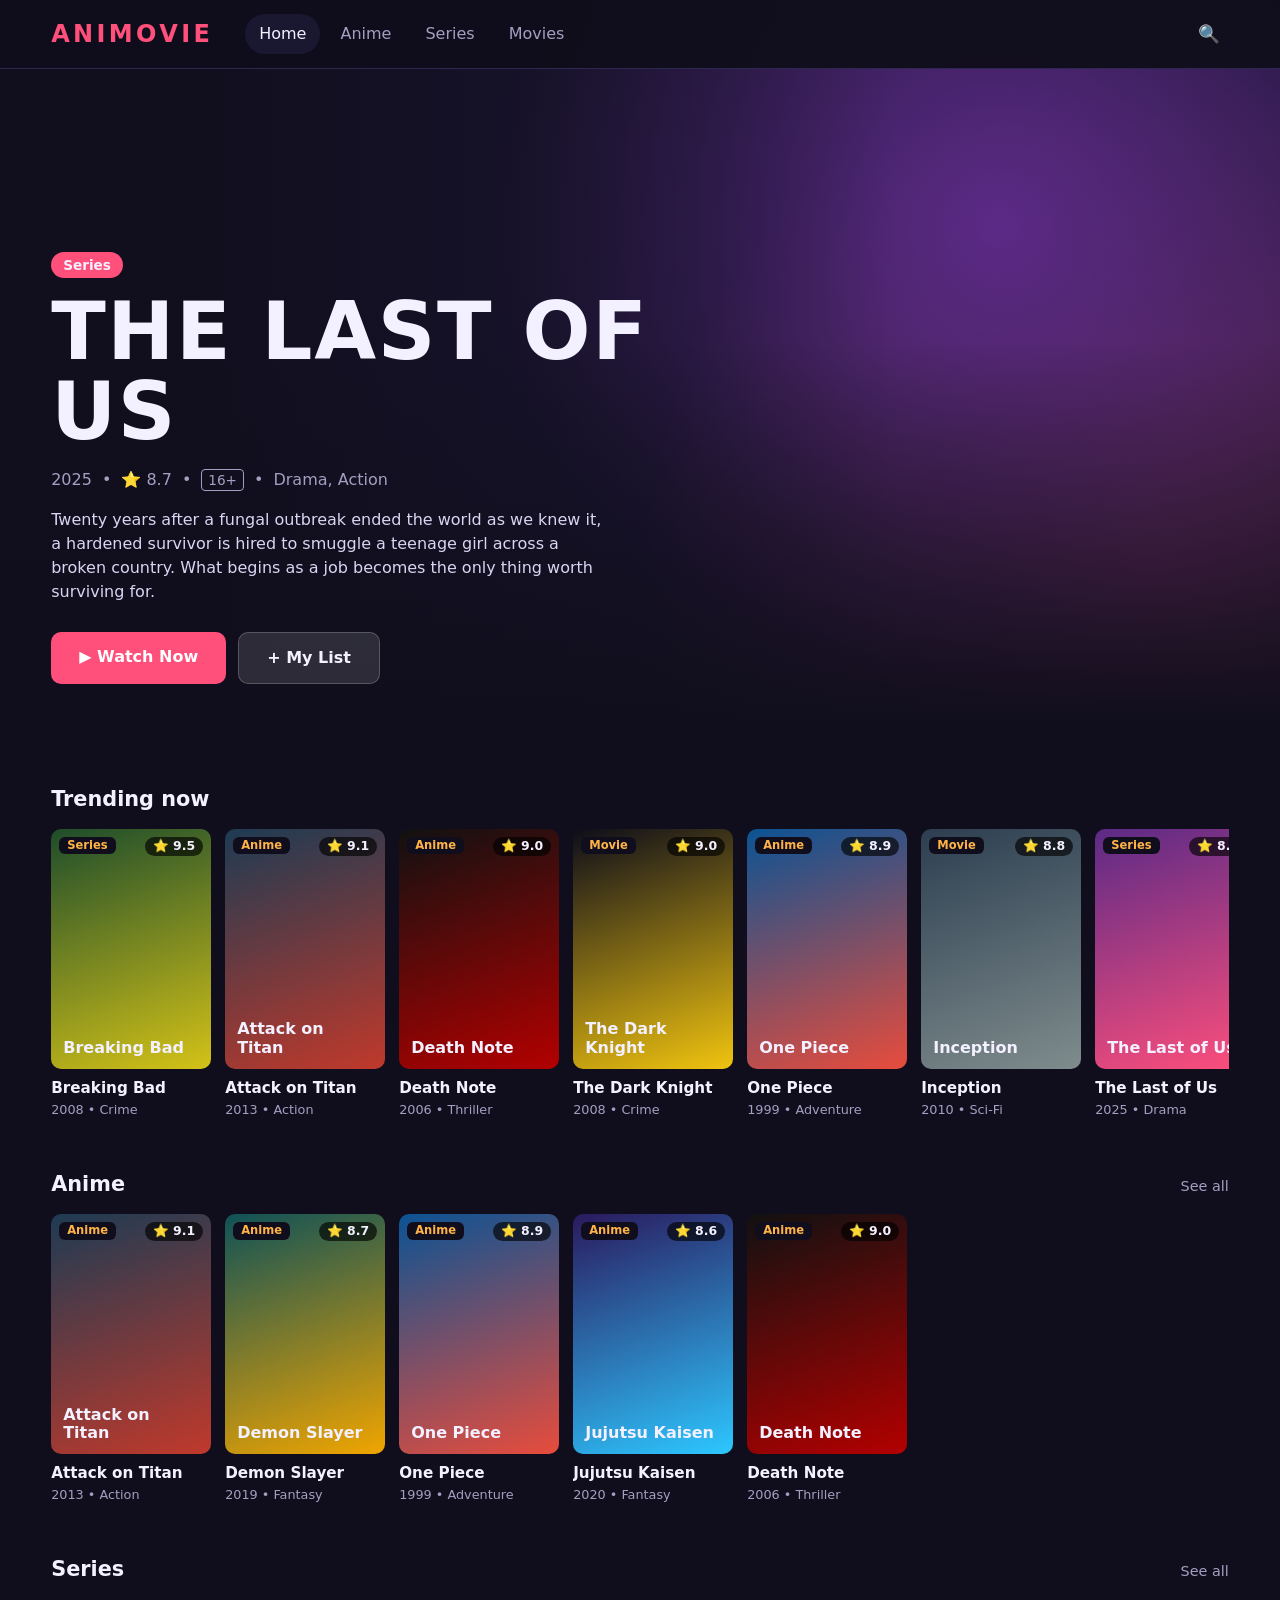
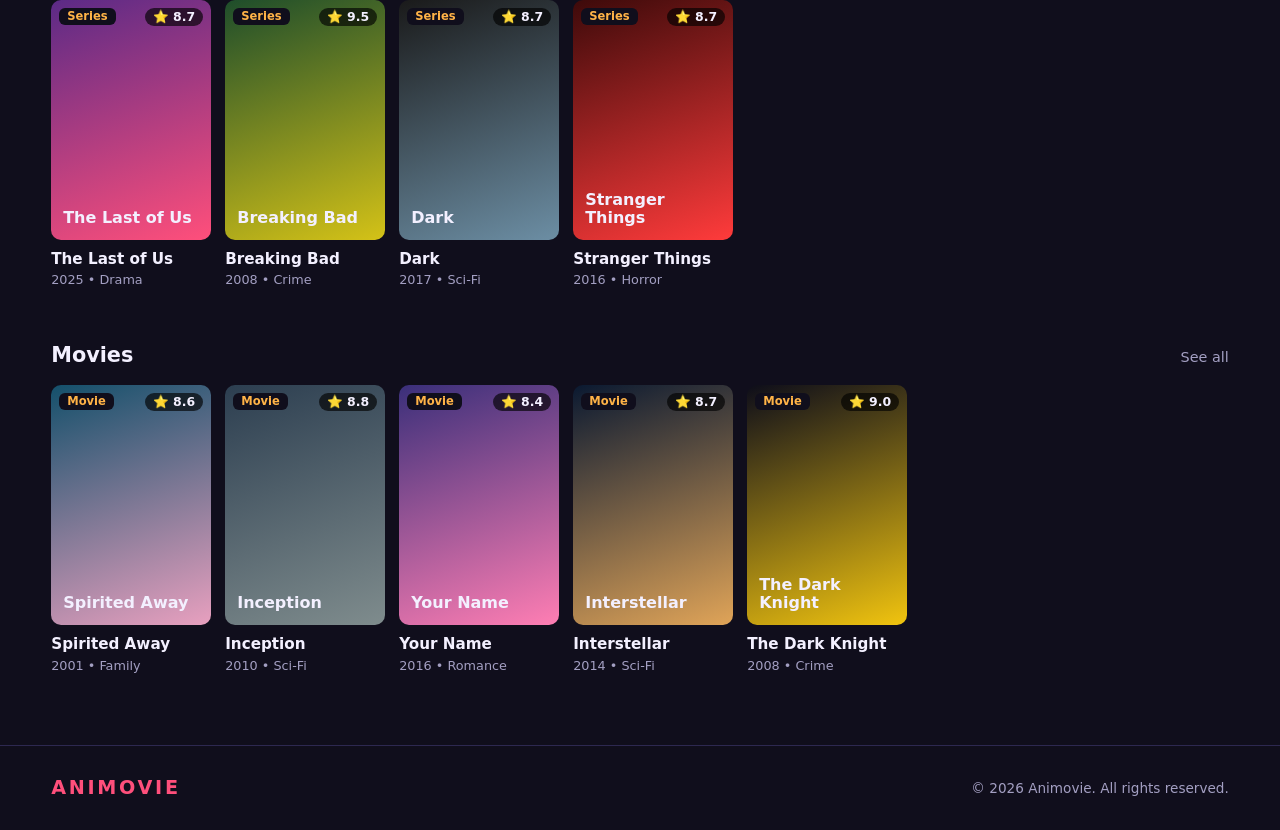
<file: index.html>
<!DOCTYPE html>
<html lang="en">
<head>
    <meta charset="UTF-8">
    <meta name="viewport" content="width=device-width, initial-scale=1.0">
    <link rel="stylesheet" href="style.css">
    <title>Home | Animovie</title>
</head>
<body>
<header class="header">
    <a href="index.html" class="logo">ANIMOVIE</a>
    <input type="checkbox" id="menu-toggle" class="menu-toggle">
    <label for="menu-toggle" class="menu-btn" aria-label="Menu">&#9776;</label>
    <nav class="nav" aria-label="Main"><a href="index.html" class=active>Home</a><a href="anime.html">Anime</a><a href="series.html">Series</a><a href="movies.html">Movies</a></nav>
    <div class="header-icons">
        <a href="search.html" aria-label="Search">&#128269;</a>
    </div>
</header>
<main>
<section class="hero">
    <div class="hero-content">
        <p class="hero-category">Series</p>
        <h1>THE LAST OF US</h1>
        <div class="hero-info">
            <span>2025</span><span>&#8226;</span><span>&#11088; 8.7</span><span>&#8226;</span><span class="age">16+</span><span>&#8226;</span><span>Drama, Action</span>
        </div>
        <p class="description">Twenty years after a fungal outbreak ended the world as we knew it, a hardened survivor is hired to smuggle a teenage girl across a broken country. What begins as a job becomes the only thing worth surviving for.</p>
        <div class="hero-buttons">
            <a href="#" class="watch-btn">&#9654; Watch Now</a>
            <a href="#" class="list-btn">+ My List</a>
        </div>
    </div>
</section><section class="row-section"><div class="row-head"><h2>Trending now</h2></div><div class="row"><a class="card" href="#"><div class="poster" style="background:linear-gradient(160deg,#1e4d2b,#d4c217)"><span class="type">Series</span><span class="rating">&#11088; 9.5</span>Breaking Bad</div><h3>Breaking Bad</h3><p>2008 &bull; Crime</p></a><a class="card" href="#"><div class="poster" style="background:linear-gradient(160deg,#1d3b53,#c0392b)"><span class="type">Anime</span><span class="rating">&#11088; 9.1</span>Attack on Titan</div><h3>Attack on Titan</h3><p>2013 &bull; Action</p></a><a class="card" href="#"><div class="poster" style="background:linear-gradient(160deg,#111,#b30000)"><span class="type">Anime</span><span class="rating">&#11088; 9.0</span>Death Note</div><h3>Death Note</h3><p>2006 &bull; Thriller</p></a><a class="card" href="#"><div class="poster" style="background:linear-gradient(160deg,#0d0d1a,#f1c40f)"><span class="type">Movie</span><span class="rating">&#11088; 9.0</span>The Dark Knight</div><h3>The Dark Knight</h3><p>2008 &bull; Crime</p></a><a class="card" href="#"><div class="poster" style="background:linear-gradient(160deg,#0b5394,#e74c3c)"><span class="type">Anime</span><span class="rating">&#11088; 8.9</span>One Piece</div><h3>One Piece</h3><p>1999 &bull; Adventure</p></a><a class="card" href="#"><div class="poster" style="background:linear-gradient(160deg,#2c3e50,#7f8c8d)"><span class="type">Movie</span><span class="rating">&#11088; 8.8</span>Inception</div><h3>Inception</h3><p>2010 &bull; Sci-Fi</p></a><a class="card" href="#"><div class="poster" style="background:linear-gradient(160deg,#5b2a86,#ff4f7b)"><span class="type">Series</span><span class="rating">&#11088; 8.7</span>The Last of Us</div><h3>The Last of Us</h3><p>2025 &bull; Drama</p></a><a class="card" href="#"><div class="poster" style="background:linear-gradient(160deg,#0f5257,#f0a500)"><span class="type">Anime</span><span class="rating">&#11088; 8.7</span>Demon Slayer</div><h3>Demon Slayer</h3><p>2019 &bull; Fantasy</p></a><a class="card" href="#"><div class="poster" style="background:linear-gradient(160deg,#1a1a1a,#6c8ea4)"><span class="type">Series</span><span class="rating">&#11088; 8.7</span>Dark</div><h3>Dark</h3><p>2017 &bull; Sci-Fi</p></a><a class="card" href="#"><div class="poster" style="background:linear-gradient(160deg,#3d0a0a,#ff3b3b)"><span class="type">Series</span><span class="rating">&#11088; 8.7</span>Stranger Things</div><h3>Stranger Things</h3><p>2016 &bull; Horror</p></a><a class="card" href="#"><div class="poster" style="background:linear-gradient(160deg,#0a1931,#e0a458)"><span class="type">Movie</span><span class="rating">&#11088; 8.7</span>Interstellar</div><h3>Interstellar</h3><p>2014 &bull; Sci-Fi</p></a><a class="card" href="#"><div class="poster" style="background:linear-gradient(160deg,#14506b,#e8a0bf)"><span class="type">Movie</span><span class="rating">&#11088; 8.6</span>Spirited Away</div><h3>Spirited Away</h3><p>2001 &bull; Family</p></a><a class="card" href="#"><div class="poster" style="background:linear-gradient(160deg,#2a1a5e,#2dc7ff)"><span class="type">Anime</span><span class="rating">&#11088; 8.6</span>Jujutsu Kaisen</div><h3>Jujutsu Kaisen</h3><p>2020 &bull; Fantasy</p></a><a class="card" href="#"><div class="poster" style="background:linear-gradient(160deg,#3a2f7a,#ff7eb3)"><span class="type">Movie</span><span class="rating">&#11088; 8.4</span>Your Name</div><h3>Your Name</h3><p>2016 &bull; Romance</p></a></div></section><section class="row-section"><div class="row-head"><h2>Anime</h2><a href="anime.html">See all</a></div><div class="row"><a class="card" href="#"><div class="poster" style="background:linear-gradient(160deg,#1d3b53,#c0392b)"><span class="type">Anime</span><span class="rating">&#11088; 9.1</span>Attack on Titan</div><h3>Attack on Titan</h3><p>2013 &bull; Action</p></a><a class="card" href="#"><div class="poster" style="background:linear-gradient(160deg,#0f5257,#f0a500)"><span class="type">Anime</span><span class="rating">&#11088; 8.7</span>Demon Slayer</div><h3>Demon Slayer</h3><p>2019 &bull; Fantasy</p></a><a class="card" href="#"><div class="poster" style="background:linear-gradient(160deg,#0b5394,#e74c3c)"><span class="type">Anime</span><span class="rating">&#11088; 8.9</span>One Piece</div><h3>One Piece</h3><p>1999 &bull; Adventure</p></a><a class="card" href="#"><div class="poster" style="background:linear-gradient(160deg,#2a1a5e,#2dc7ff)"><span class="type">Anime</span><span class="rating">&#11088; 8.6</span>Jujutsu Kaisen</div><h3>Jujutsu Kaisen</h3><p>2020 &bull; Fantasy</p></a><a class="card" href="#"><div class="poster" style="background:linear-gradient(160deg,#111,#b30000)"><span class="type">Anime</span><span class="rating">&#11088; 9.0</span>Death Note</div><h3>Death Note</h3><p>2006 &bull; Thriller</p></a></div></section><section class="row-section"><div class="row-head"><h2>Series</h2><a href="series.html">See all</a></div><div class="row"><a class="card" href="#"><div class="poster" style="background:linear-gradient(160deg,#5b2a86,#ff4f7b)"><span class="type">Series</span><span class="rating">&#11088; 8.7</span>The Last of Us</div><h3>The Last of Us</h3><p>2025 &bull; Drama</p></a><a class="card" href="#"><div class="poster" style="background:linear-gradient(160deg,#1e4d2b,#d4c217)"><span class="type">Series</span><span class="rating">&#11088; 9.5</span>Breaking Bad</div><h3>Breaking Bad</h3><p>2008 &bull; Crime</p></a><a class="card" href="#"><div class="poster" style="background:linear-gradient(160deg,#1a1a1a,#6c8ea4)"><span class="type">Series</span><span class="rating">&#11088; 8.7</span>Dark</div><h3>Dark</h3><p>2017 &bull; Sci-Fi</p></a><a class="card" href="#"><div class="poster" style="background:linear-gradient(160deg,#3d0a0a,#ff3b3b)"><span class="type">Series</span><span class="rating">&#11088; 8.7</span>Stranger Things</div><h3>Stranger Things</h3><p>2016 &bull; Horror</p></a></div></section><section class="row-section"><div class="row-head"><h2>Movies</h2><a href="movies.html">See all</a></div><div class="row"><a class="card" href="#"><div class="poster" style="background:linear-gradient(160deg,#14506b,#e8a0bf)"><span class="type">Movie</span><span class="rating">&#11088; 8.6</span>Spirited Away</div><h3>Spirited Away</h3><p>2001 &bull; Family</p></a><a class="card" href="#"><div class="poster" style="background:linear-gradient(160deg,#2c3e50,#7f8c8d)"><span class="type">Movie</span><span class="rating">&#11088; 8.8</span>Inception</div><h3>Inception</h3><p>2010 &bull; Sci-Fi</p></a><a class="card" href="#"><div class="poster" style="background:linear-gradient(160deg,#3a2f7a,#ff7eb3)"><span class="type">Movie</span><span class="rating">&#11088; 8.4</span>Your Name</div><h3>Your Name</h3><p>2016 &bull; Romance</p></a><a class="card" href="#"><div class="poster" style="background:linear-gradient(160deg,#0a1931,#e0a458)"><span class="type">Movie</span><span class="rating">&#11088; 8.7</span>Interstellar</div><h3>Interstellar</h3><p>2014 &bull; Sci-Fi</p></a><a class="card" href="#"><div class="poster" style="background:linear-gradient(160deg,#0d0d1a,#f1c40f)"><span class="type">Movie</span><span class="rating">&#11088; 9.0</span>The Dark Knight</div><h3>The Dark Knight</h3><p>2008 &bull; Crime</p></a></div></section>
</main>
<footer class="footer">
    <a href="index.html" class="logo">ANIMOVIE</a>
    <p>&copy; 2026 Animovie. All rights reserved.</p>
</footer>
</body>
</html>
</file>
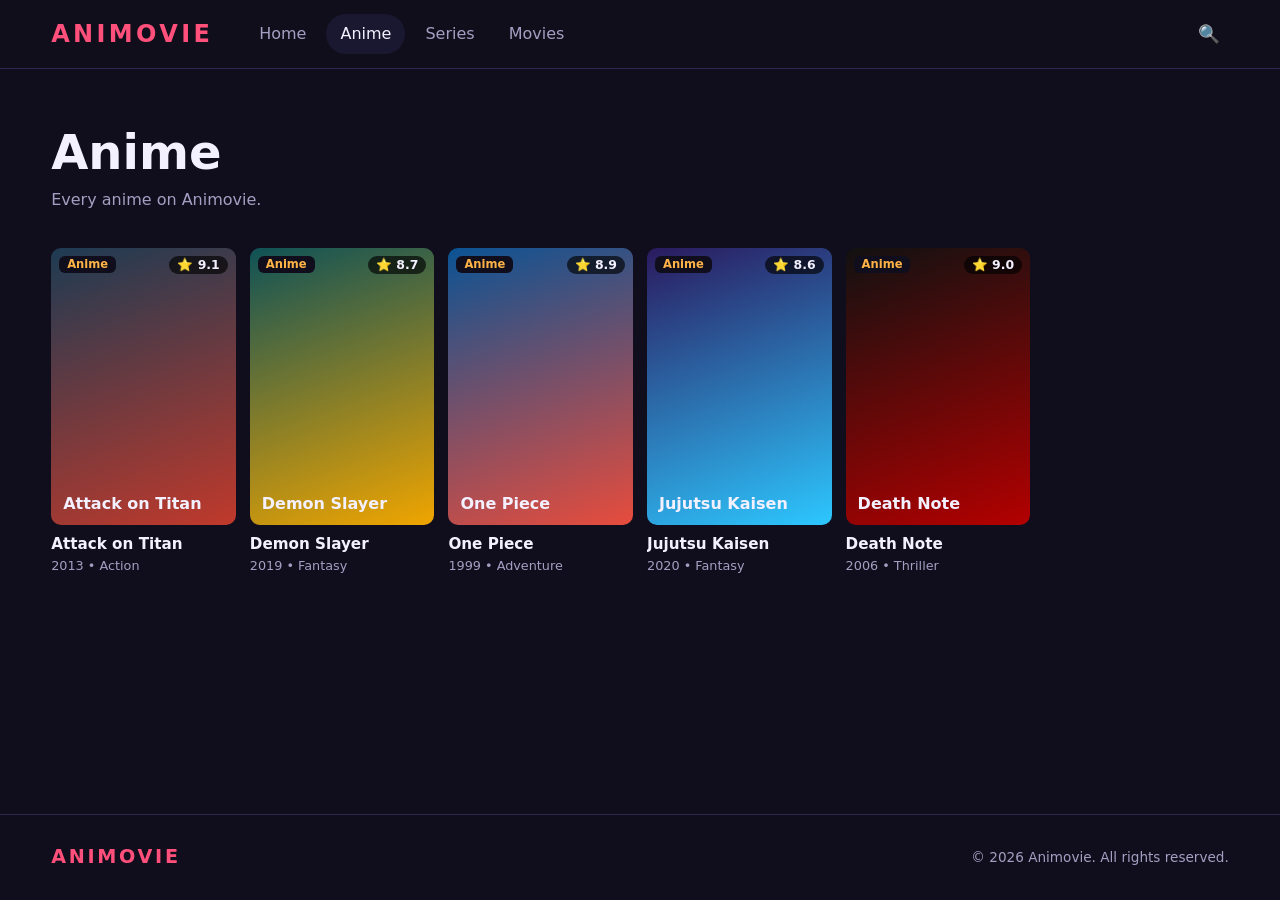
<file: Anime.html>
<!DOCTYPE html>
<html lang="en">
<head>
    <meta charset="UTF-8">
    <meta name="viewport" content="width=device-width, initial-scale=1.0">
    <link rel="stylesheet" href="style.css">
    <title>Anime | Animovie</title>
</head>
<body>
<header class="header">
    <a href="index.html" class="logo">ANIMOVIE</a>
    <input type="checkbox" id="menu-toggle" class="menu-toggle">
    <label for="menu-toggle" class="menu-btn" aria-label="Menu">&#9776;</label>
    <nav class="nav" aria-label="Main"><a href="index.html">Home</a><a href="anime.html" class=active>Anime</a><a href="series.html">Series</a><a href="movies.html">Movies</a></nav>
    <div class="header-icons">
        <a href="search.html" aria-label="Search">&#128269;</a>
    </div>
</header>
<main>
<section class="page-head"><h1>Anime</h1><p>Every anime on Animovie.</p></section><section class="row-section"><div class="grid"><a class="card" href="#"><div class="poster" style="background:linear-gradient(160deg,#1d3b53,#c0392b)"><span class="type">Anime</span><span class="rating">&#11088; 9.1</span>Attack on Titan</div><h3>Attack on Titan</h3><p>2013 &bull; Action</p></a><a class="card" href="#"><div class="poster" style="background:linear-gradient(160deg,#0f5257,#f0a500)"><span class="type">Anime</span><span class="rating">&#11088; 8.7</span>Demon Slayer</div><h3>Demon Slayer</h3><p>2019 &bull; Fantasy</p></a><a class="card" href="#"><div class="poster" style="background:linear-gradient(160deg,#0b5394,#e74c3c)"><span class="type">Anime</span><span class="rating">&#11088; 8.9</span>One Piece</div><h3>One Piece</h3><p>1999 &bull; Adventure</p></a><a class="card" href="#"><div class="poster" style="background:linear-gradient(160deg,#2a1a5e,#2dc7ff)"><span class="type">Anime</span><span class="rating">&#11088; 8.6</span>Jujutsu Kaisen</div><h3>Jujutsu Kaisen</h3><p>2020 &bull; Fantasy</p></a><a class="card" href="#"><div class="poster" style="background:linear-gradient(160deg,#111,#b30000)"><span class="type">Anime</span><span class="rating">&#11088; 9.0</span>Death Note</div><h3>Death Note</h3><p>2006 &bull; Thriller</p></a></div></section>
</main>
<footer class="footer">
    <a href="index.html" class="logo">ANIMOVIE</a>
    <p>&copy; 2026 Animovie. All rights reserved.</p>
</footer>
</body>
</html>
</file>
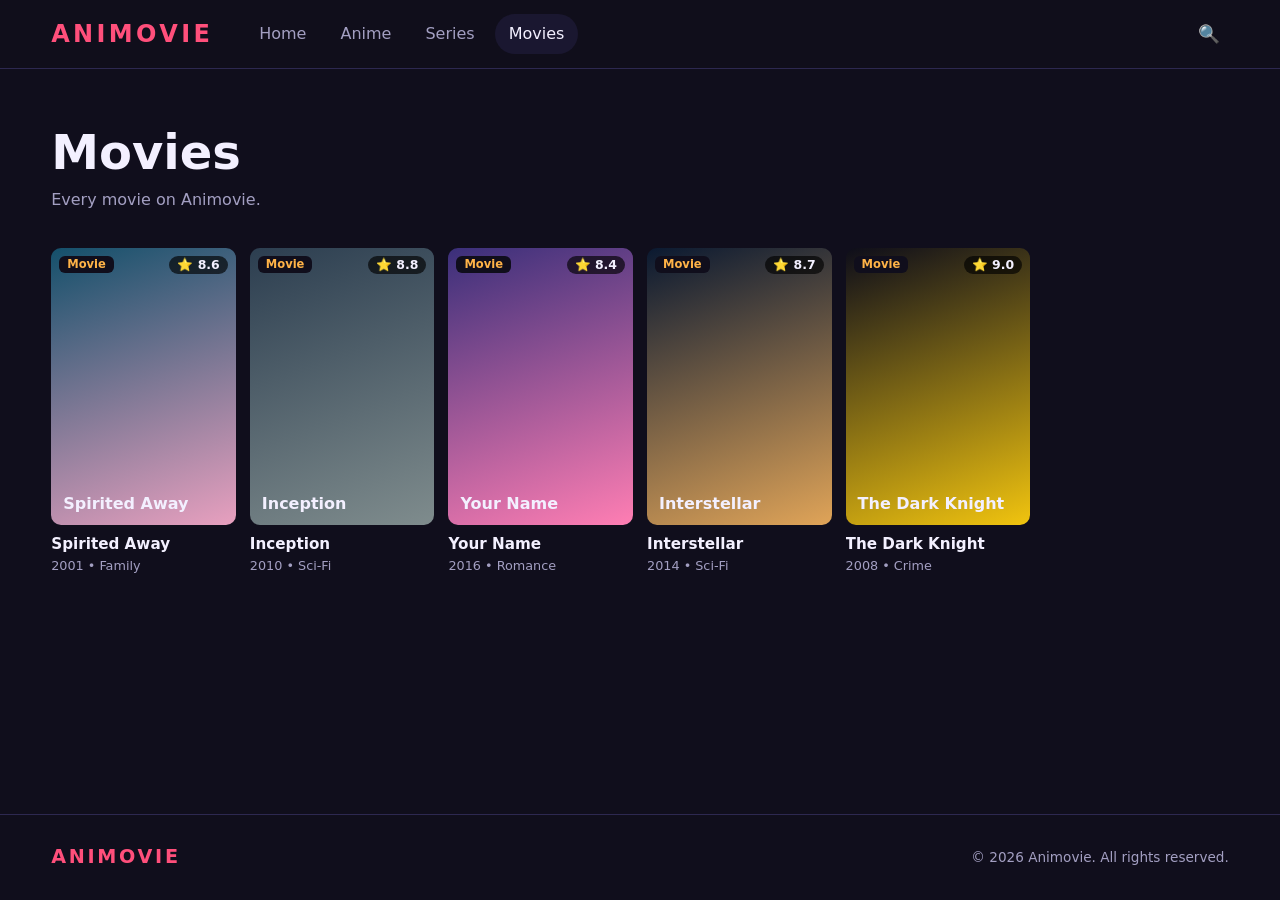
<file: Movies.html>
<!DOCTYPE html>
<html lang="en">
<head>
    <meta charset="UTF-8">
    <meta name="viewport" content="width=device-width, initial-scale=1.0">
    <link rel="stylesheet" href="style.css">
    <title>Movies | Animovie</title>
</head>
<body>
<header class="header">
    <a href="index.html" class="logo">ANIMOVIE</a>
    <input type="checkbox" id="menu-toggle" class="menu-toggle">
    <label for="menu-toggle" class="menu-btn" aria-label="Menu">&#9776;</label>
    <nav class="nav" aria-label="Main"><a href="index.html">Home</a><a href="anime.html">Anime</a><a href="series.html">Series</a><a href="movies.html" class=active>Movies</a></nav>
    <div class="header-icons">
        <a href="search.html" aria-label="Search">&#128269;</a>
    </div>
</header>
<main>
<section class="page-head"><h1>Movies</h1><p>Every movie on Animovie.</p></section><section class="row-section"><div class="grid"><a class="card" href="#"><div class="poster" style="background:linear-gradient(160deg,#14506b,#e8a0bf)"><span class="type">Movie</span><span class="rating">&#11088; 8.6</span>Spirited Away</div><h3>Spirited Away</h3><p>2001 &bull; Family</p></a><a class="card" href="#"><div class="poster" style="background:linear-gradient(160deg,#2c3e50,#7f8c8d)"><span class="type">Movie</span><span class="rating">&#11088; 8.8</span>Inception</div><h3>Inception</h3><p>2010 &bull; Sci-Fi</p></a><a class="card" href="#"><div class="poster" style="background:linear-gradient(160deg,#3a2f7a,#ff7eb3)"><span class="type">Movie</span><span class="rating">&#11088; 8.4</span>Your Name</div><h3>Your Name</h3><p>2016 &bull; Romance</p></a><a class="card" href="#"><div class="poster" style="background:linear-gradient(160deg,#0a1931,#e0a458)"><span class="type">Movie</span><span class="rating">&#11088; 8.7</span>Interstellar</div><h3>Interstellar</h3><p>2014 &bull; Sci-Fi</p></a><a class="card" href="#"><div class="poster" style="background:linear-gradient(160deg,#0d0d1a,#f1c40f)"><span class="type">Movie</span><span class="rating">&#11088; 9.0</span>The Dark Knight</div><h3>The Dark Knight</h3><p>2008 &bull; Crime</p></a></div></section>
</main>
<footer class="footer">
    <a href="index.html" class="logo">ANIMOVIE</a>
    <p>&copy; 2026 Animovie. All rights reserved.</p>
</footer>
</body>
</html>
</file>
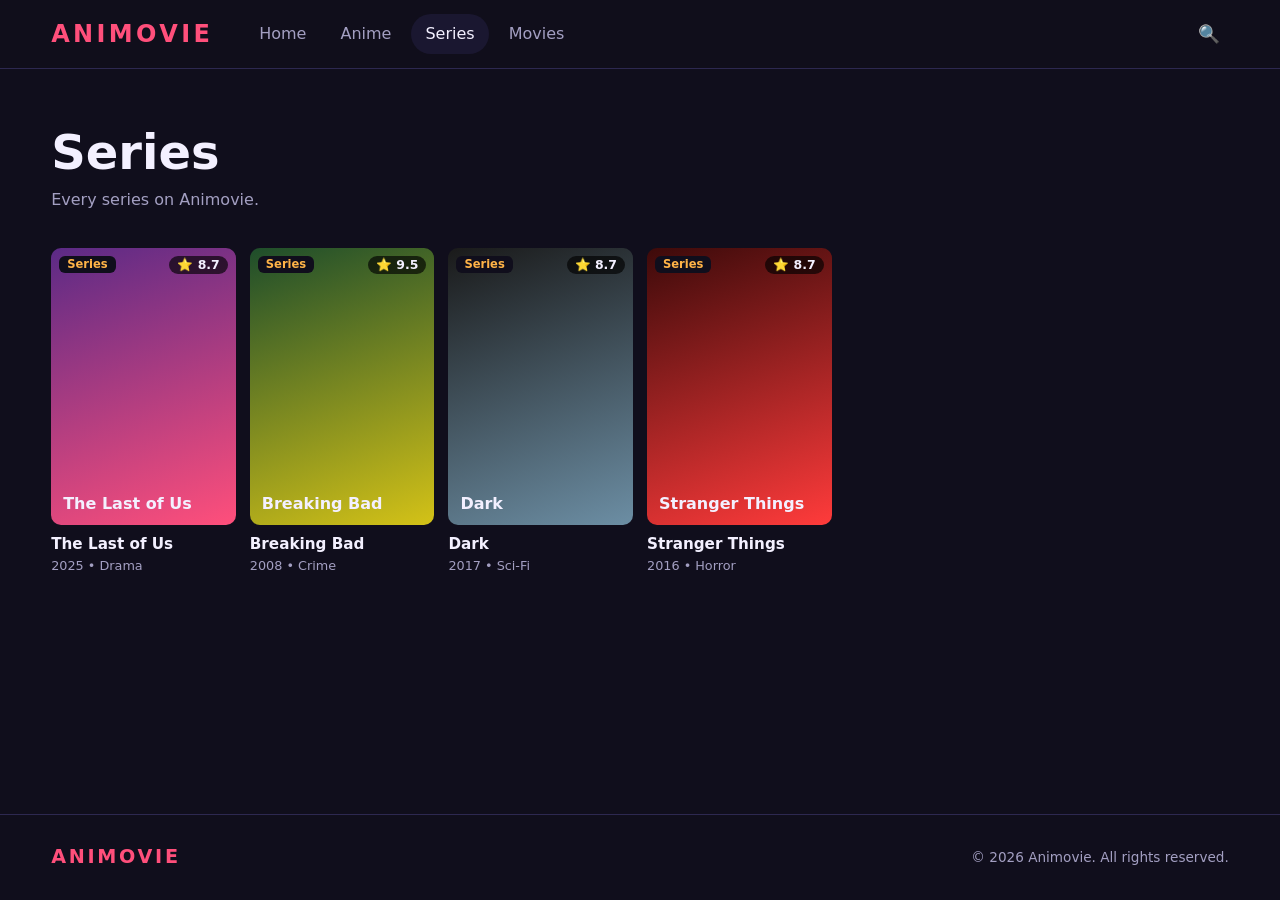
<file: Series.html>
<!DOCTYPE html>
<html lang="en">
<head>
    <meta charset="UTF-8">
    <meta name="viewport" content="width=device-width, initial-scale=1.0">
    <link rel="stylesheet" href="style.css">
    <title>Series | Animovie</title>
</head>
<body>
<header class="header">
    <a href="index.html" class="logo">ANIMOVIE</a>
    <input type="checkbox" id="menu-toggle" class="menu-toggle">
    <label for="menu-toggle" class="menu-btn" aria-label="Menu">&#9776;</label>
    <nav class="nav" aria-label="Main"><a href="index.html">Home</a><a href="anime.html">Anime</a><a href="series.html" class=active>Series</a><a href="movies.html">Movies</a></nav>
    <div class="header-icons">
        <a href="search.html" aria-label="Search">&#128269;</a>
    </div>
</header>
<main>
<section class="page-head"><h1>Series</h1><p>Every series on Animovie.</p></section><section class="row-section"><div class="grid"><a class="card" href="#"><div class="poster" style="background:linear-gradient(160deg,#5b2a86,#ff4f7b)"><span class="type">Series</span><span class="rating">&#11088; 8.7</span>The Last of Us</div><h3>The Last of Us</h3><p>2025 &bull; Drama</p></a><a class="card" href="#"><div class="poster" style="background:linear-gradient(160deg,#1e4d2b,#d4c217)"><span class="type">Series</span><span class="rating">&#11088; 9.5</span>Breaking Bad</div><h3>Breaking Bad</h3><p>2008 &bull; Crime</p></a><a class="card" href="#"><div class="poster" style="background:linear-gradient(160deg,#1a1a1a,#6c8ea4)"><span class="type">Series</span><span class="rating">&#11088; 8.7</span>Dark</div><h3>Dark</h3><p>2017 &bull; Sci-Fi</p></a><a class="card" href="#"><div class="poster" style="background:linear-gradient(160deg,#3d0a0a,#ff3b3b)"><span class="type">Series</span><span class="rating">&#11088; 8.7</span>Stranger Things</div><h3>Stranger Things</h3><p>2016 &bull; Horror</p></a></div></section>
</main>
<footer class="footer">
    <a href="index.html" class="logo">ANIMOVIE</a>
    <p>&copy; 2026 Animovie. All rights reserved.</p>
</footer>
</body>
</html>
</file>
<file: style.css>
:root{--bg:#100e1c;--surface:#1a1730;--line:#2d2850;--text:#f3f0ff;--muted:#a39fc2;--accent:#ff4f7b;--accent-2:#ffb347;--radius:10px;--pad:clamp(16px,4vw,56px);--header-h:68px}
*{box-sizing:border-box;margin:0;padding:0}
html{scroll-behavior:smooth}
body{background:var(--bg);color:var(--text);font-family:"Segoe UI",system-ui,-apple-system,Roboto,sans-serif;line-height:1.5;min-height:100vh;display:flex;flex-direction:column}
main{flex:1}
a{color:inherit;text-decoration:none}
:focus-visible{outline:2px solid var(--accent-2);outline-offset:3px}

/* Header */
.header{position:sticky;top:0;height:var(--header-h);display:flex;align-items:center;gap:32px;padding:0 var(--pad);z-index:100;background:rgba(16,14,28,.96);box-shadow:0 1px 0 var(--line)}
.logo{font-weight:800;font-size:1.5rem;letter-spacing:.14em;color:var(--accent)}
.nav{display:flex;gap:6px;margin-right:auto}
.nav a{padding:8px 14px;border-radius:999px;color:var(--muted);transition:color .2s,background .2s}
.nav a:hover,.nav a.active{color:var(--text);background:var(--surface)}
.header-icons{display:flex;gap:6px}
.header-icons a,.menu-btn{width:40px;height:40px;border-radius:50%;display:grid;place-items:center;font-size:1.1rem;transition:background .2s}
.header-icons a:hover,.menu-btn:hover{background:var(--surface)}
.menu-toggle{position:absolute;opacity:0;pointer-events:none}
.menu-btn{display:none;cursor:pointer}

/* Hero (home) */
.hero{position:relative;min-height:84vh;display:flex;align-items:flex-end;padding:60px var(--pad) 72px;margin-top:calc(var(--header-h) * -1);padding-top:calc(var(--header-h) + 40px);
    background:linear-gradient(to top,var(--bg) 4%,transparent 55%),linear-gradient(to right,rgba(16,14,28,.92) 15%,transparent 70%),radial-gradient(circle at 78% 30%,#5b2a86 0,transparent 45%),radial-gradient(circle at 90% 75%,#ff4f7b55 0,transparent 40%),#1b1533}
.hero-content{max-width:620px}
.hero-category{display:inline-block;padding:3px 12px;border-radius:999px;background:var(--accent);font-size:.85rem;font-weight:600;margin-bottom:14px}
.hero h1{font-size:clamp(2.4rem,7vw,5rem);line-height:1;font-weight:800;letter-spacing:.02em;margin-bottom:16px}
.hero-info{display:flex;flex-wrap:wrap;gap:10px;align-items:center;color:var(--muted);margin-bottom:16px}
.age{border:1px solid var(--muted);border-radius:4px;padding:0 6px;font-size:.85rem}
.description{max-width:55ch;color:#d9d5f2;margin-bottom:28px}
.hero-buttons{display:flex;gap:12px;flex-wrap:wrap}
.watch-btn,.list-btn{padding:13px 28px;border-radius:var(--radius);font-weight:600;transition:background .2s}
.watch-btn{background:var(--accent);color:#fff}
.watch-btn:hover{background:#ff6d93}
.list-btn{background:rgba(255,255,255,.12);border:1px solid rgba(255,255,255,.2)}
.list-btn:hover{background:rgba(255,255,255,.2)}

/* Page heading (Anime / Series / Movies pages) */
.page-head{padding:48px var(--pad) 8px}
.page-head h1{font-size:clamp(2rem,5vw,3rem)}
.page-head p{color:var(--muted)}

/* Rows and grid */
.row-section{padding:28px var(--pad) 8px}
.row-head{display:flex;justify-content:space-between;align-items:baseline;margin-bottom:14px}
.row-section h2{font-size:1.3rem}
.row-head a{color:var(--muted);font-size:.9rem}
.row-head a:hover{color:var(--accent)}
.row{display:flex;gap:14px;overflow-x:auto;padding-bottom:14px;scroll-snap-type:x proximity;scrollbar-width:thin;scrollbar-color:var(--line) transparent}
.grid{display:grid;grid-template-columns:repeat(auto-fill,minmax(160px,1fr));gap:18px 14px}
.card{display:block;flex:0 0 160px;scroll-snap-align:start}
.grid .card{flex:initial}
.poster{position:relative;aspect-ratio:2/3;border-radius:var(--radius);overflow:hidden;display:flex;align-items:flex-end;padding:12px;font-weight:700;line-height:1.15;transition:transform .2s,box-shadow .2s}
.card:hover .poster,.card:focus-visible .poster{transform:translateY(-4px);box-shadow:0 10px 24px rgba(0,0,0,.5)}
.rating{position:absolute;top:8px;right:8px;background:rgba(0,0,0,.65);padding:2px 8px;border-radius:999px;font-size:.78rem;font-weight:600}
.type{position:absolute;top:8px;left:8px;background:var(--bg);padding:2px 8px;border-radius:6px;font-size:.72rem;color:var(--accent-2)}
.card h3{font-size:.95rem;margin-top:8px;font-weight:600;white-space:nowrap;overflow:hidden;text-overflow:ellipsis}
.card p{font-size:.8rem;color:var(--muted)}

/* Footer */
.footer{margin-top:48px;padding:28px var(--pad);border-top:1px solid var(--line);display:flex;flex-wrap:wrap;gap:12px 40px;align-items:center;justify-content:space-between;color:var(--muted)}
.footer .logo{font-size:1.2rem}
.footer p{font-size:.85rem}

/* Mobile menu (no JavaScript: checkbox toggle) */
@media (max-width:760px){
    .header{gap:10px}
    .logo{margin-right:auto;font-size:1.2rem}
    .menu-btn{display:grid;order:3}
    .nav{position:absolute;top:var(--header-h);left:0;right:0;flex-direction:column;background:var(--bg);padding:12px var(--pad) 20px;border-bottom:1px solid var(--line);display:none}
    .menu-toggle:checked ~ .nav{display:flex}
    .card{flex-basis:130px}
    .hero{min-height:78vh}
}
@media (prefers-reduced-motion:reduce){*{transition:none!important;scroll-behavior:auto!important}}

/* Search page */
.search-box{margin-top:16px;width:100%;max-width:520px;height:48px;padding:0 20px;border-radius:999px;border:1px solid var(--line);background:var(--surface);color:var(--text);font:inherit;font-size:1rem}
.search-box:focus{border-color:var(--accent);outline:none}
.header-icons a.on{background:var(--surface)}
.card[hidden]{display:none}
.empty{color:var(--muted)}
.empty[hidden]{display:none}
</file>
